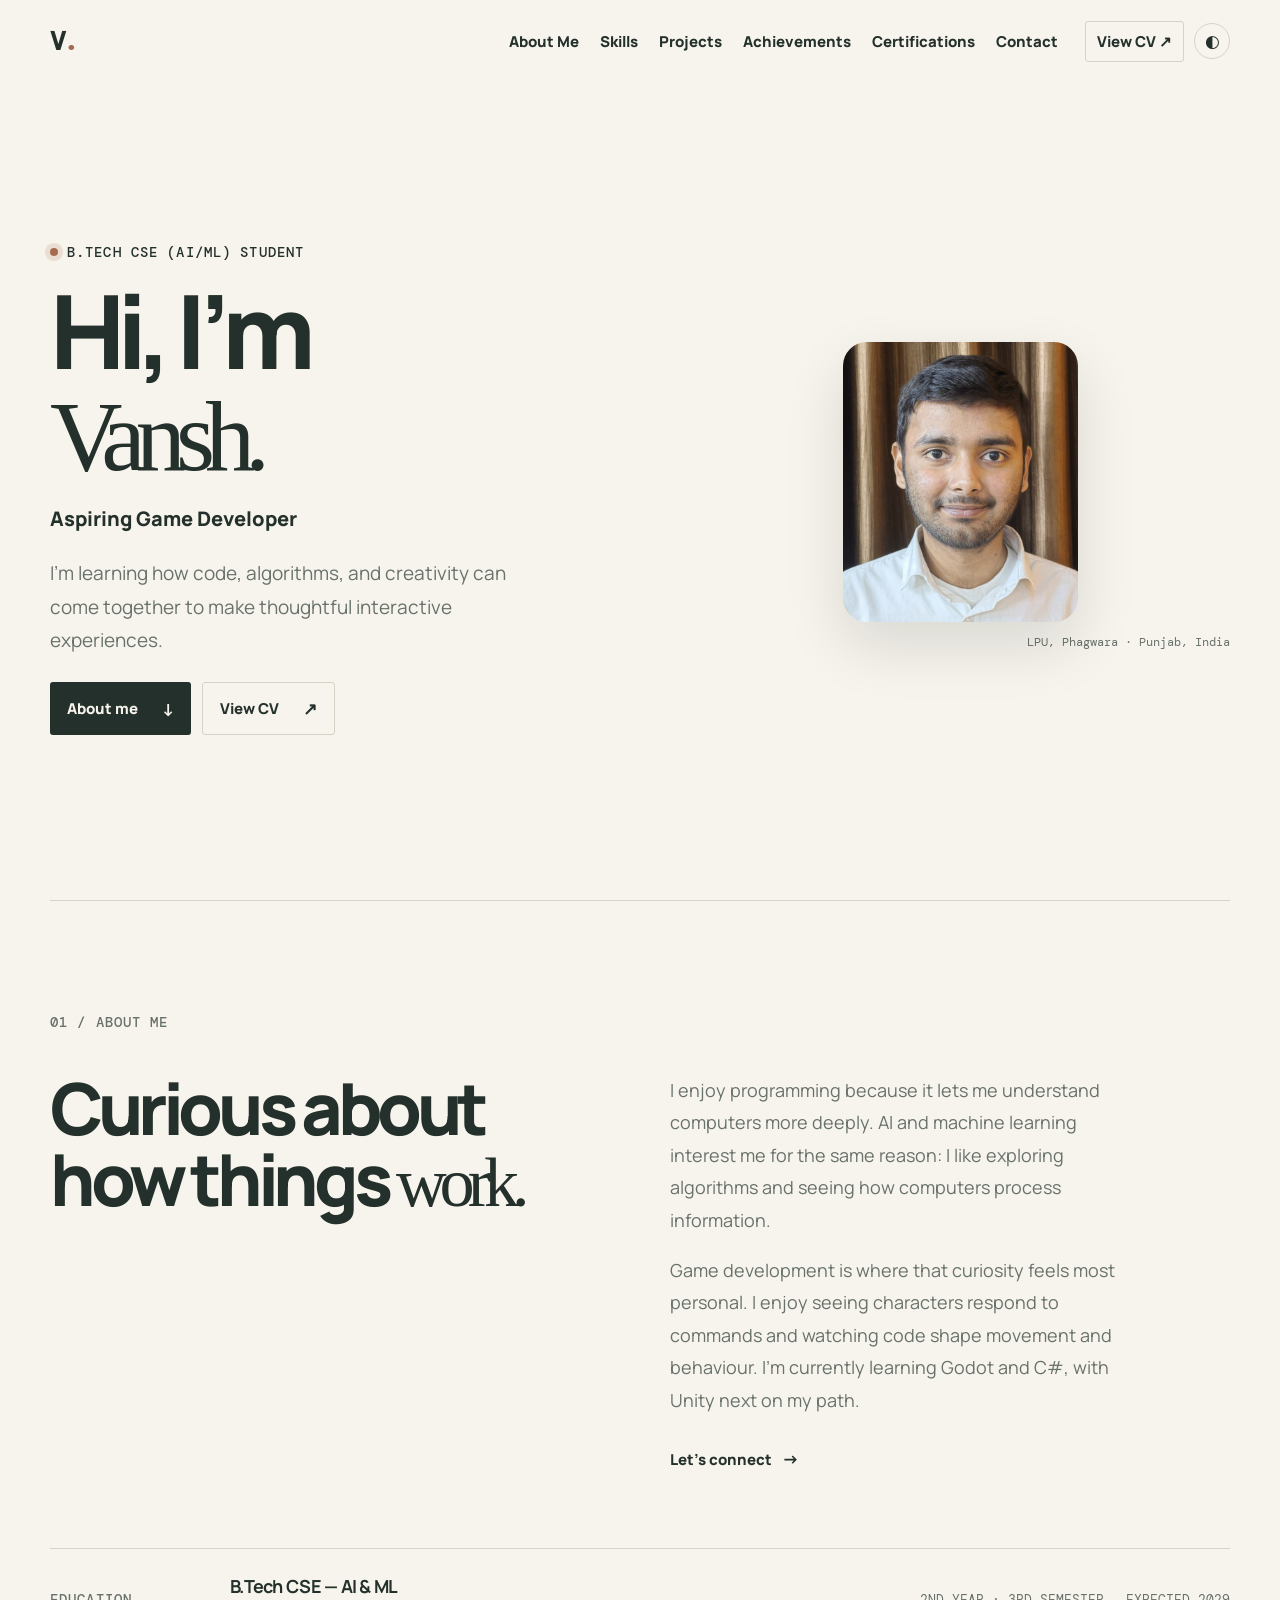
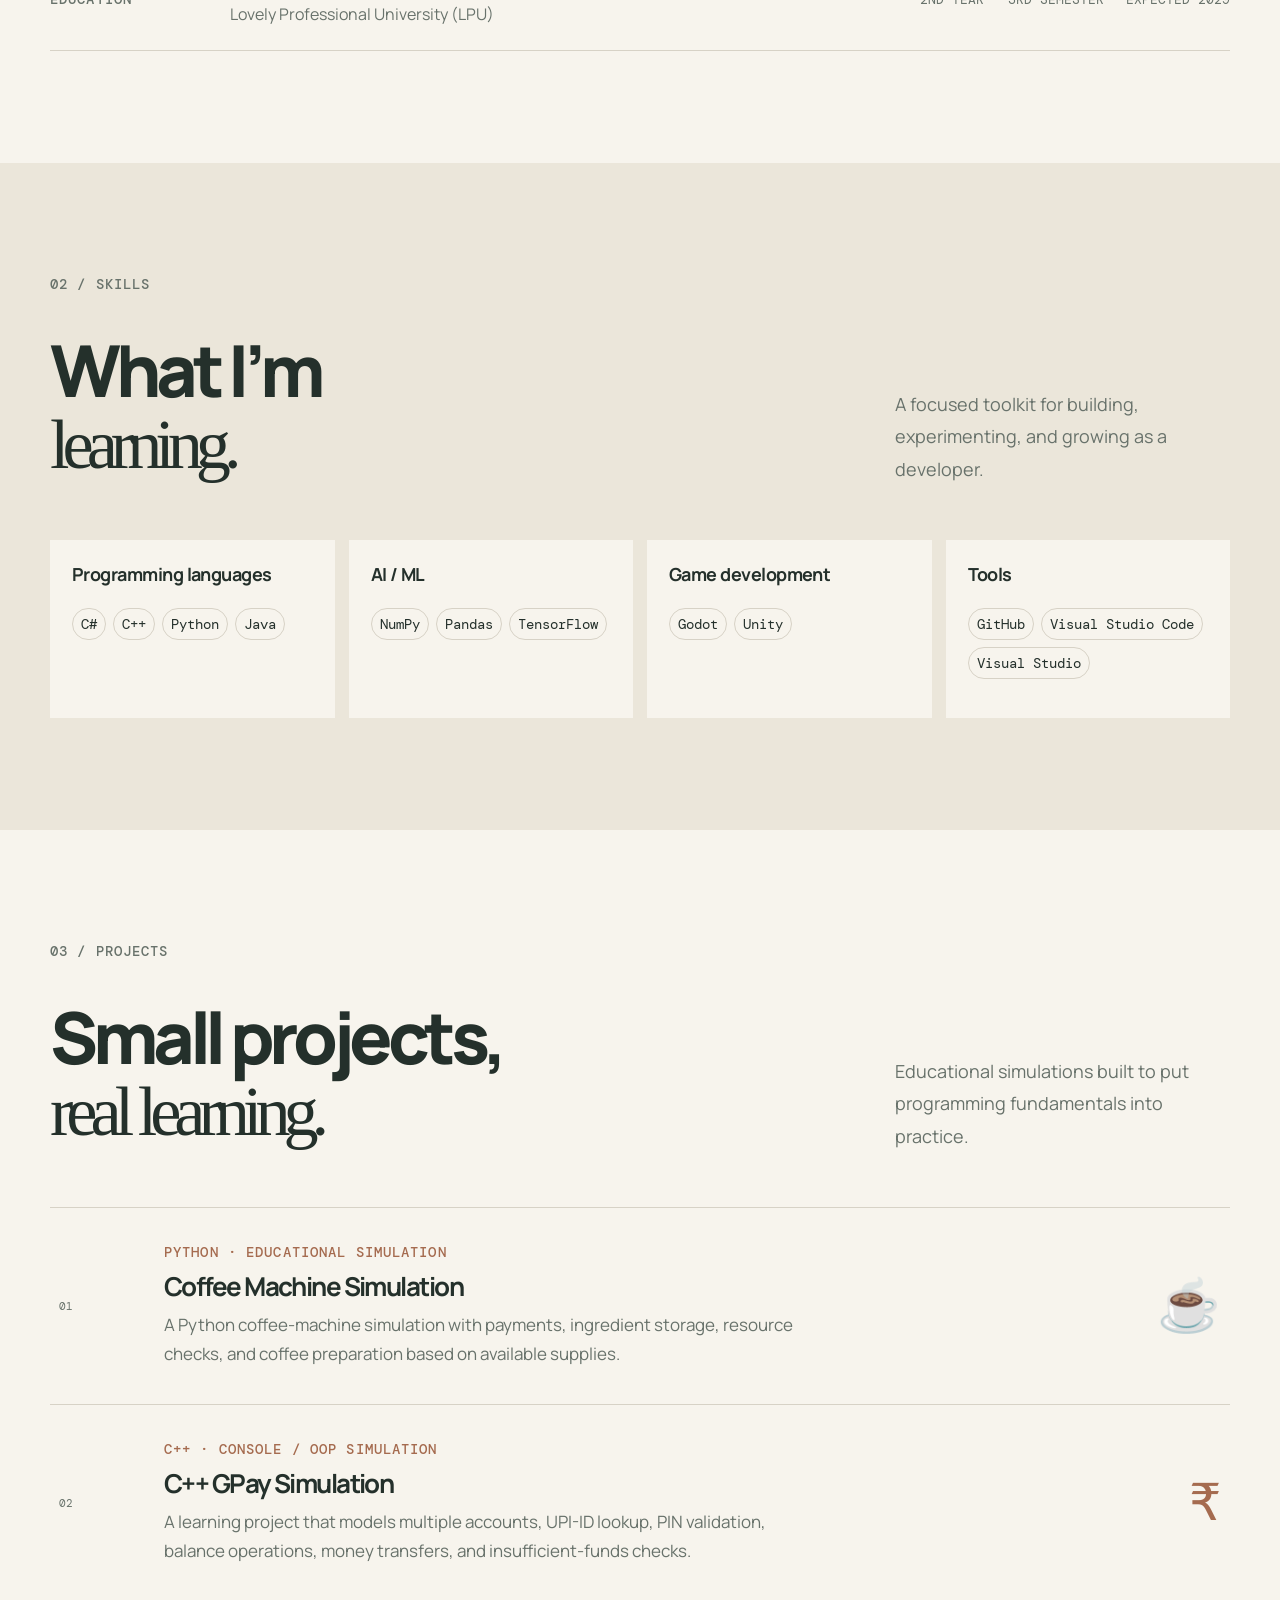
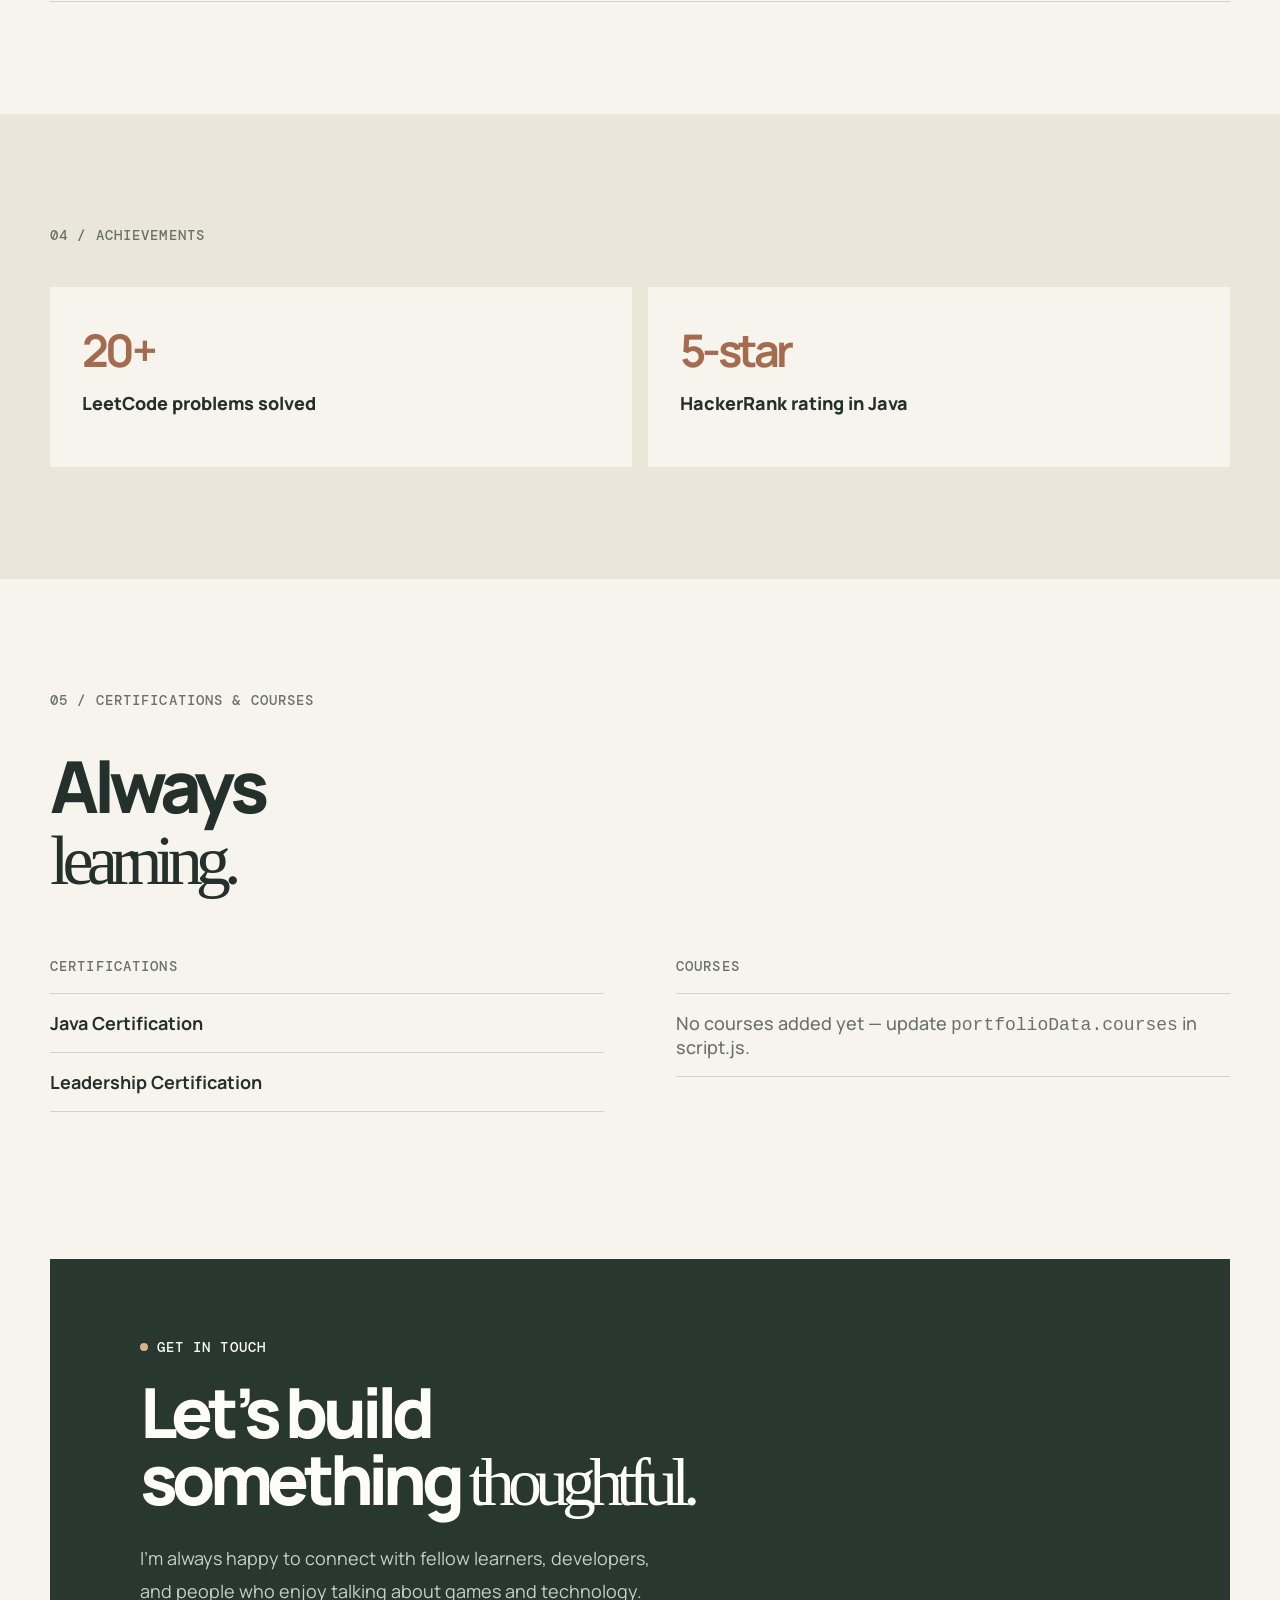
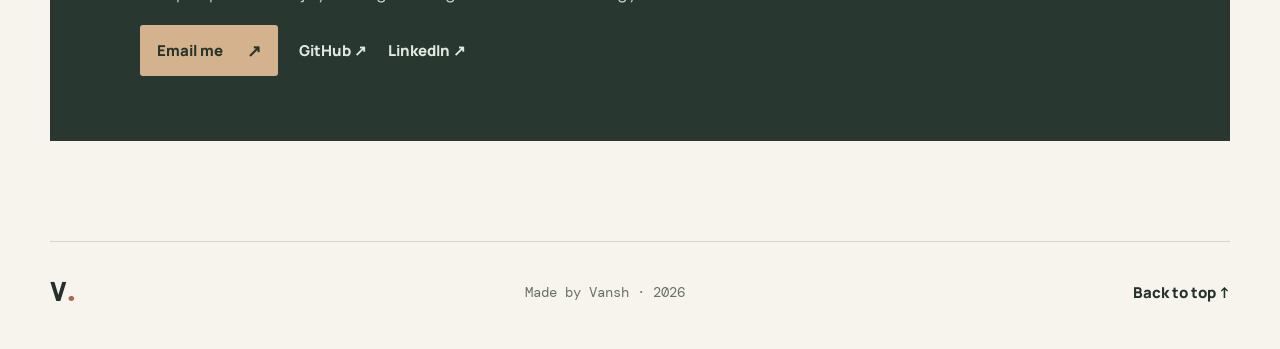
<file: index.html>
<!doctype html>
<html lang="en">
  <head>
    <meta charset="UTF-8" />
    <meta name="viewport" content="width=device-width, initial-scale=1.0" />
    <meta name="description" content="Vansh — B.Tech CSE (AI/ML) student and aspiring game developer." />
    <title>Vansh | Aspiring Game Developer</title>
    <link rel="preconnect" href="https://fonts.googleapis.com" />
    <link rel="preconnect" href="https://fonts.gstatic.com" crossorigin />
    <link href="https://fonts.googleapis.com/css2?family=DM+Mono:wght@400;500&family=Manrope:wght@400;500;600;700;800&display=swap" rel="stylesheet" />
    <link rel="stylesheet" href="styles.css" />
    <style>
      /* Readability overrides */
      body{font-size:18px}nav a,.nav-cv,footer a{font-size:15px}.eyebrow,.section-label,.card-kicker,.project-type{font-size:14px}.intro{font-size:19px}.about-copy p,.section-heading>p,.contact-card>p:not(.eyebrow){font-size:18px}.education-card div>p{font-size:16px}.education-meta{font-size:13px}.button,.text-link,.social-link{font-size:15px}.skill-card h3{font-size:18px}.tags span{font-size:14px}.project-card p:not(.project-type){font-size:17px}.achievement-card p,.simple-list div{font-size:18px}.profile-photo small,.location{font-size:12px}footer p{font-size:14px}
      @media(max-width:460px){body{font-size:17px}nav a{font-size:15px}.eyebrow,.section-label,.card-kicker,.project-type{font-size:13px}.intro{font-size:18px}.about-copy p,.section-heading>p,.contact-card>p:not(.eyebrow){font-size:17px}.tags span{font-size:13px}.profile-photo small,.location{font-size:11px}footer p{font-size:12px}}
    </style>
  </head>
  <body>
    <header class="site-header">
      <a class="logo" href="#home" aria-label="Vansh home">V<span>.</span></a>
      <nav id="nav" aria-label="Main navigation">
        <a href="#about">About Me</a><a href="#skills">Skills</a><a href="#projects">Projects</a>
        <a href="#achievements">Achievements</a><a href="#certifications">Certifications</a><a href="#contact">Contact</a>
      </nav>
      <div class="header-actions">
        <a class="nav-cv" href="assets/vansh-cv.pdf" target="_blank" rel="noopener">View CV ↗</a>
        <button class="theme-toggle" aria-label="Switch color theme" title="Switch color theme">◐</button>
        <button class="menu-toggle" aria-label="Open menu" aria-expanded="false">☰</button>
      </div>
    </header>
    <main>
      <section class="hero section-width" id="home">
        <div class="hero-copy reveal">
          <p class="eyebrow"><span></span> B.Tech CSE (AI/ML) student</p>
          <h1>Hi, I’m<br /><em>Vansh.</em></h1>
          <p class="hero-title">Aspiring Game Developer</p>
          <p class="intro">I’m learning how code, algorithms, and creativity can come together to make thoughtful interactive experiences.</p>
          <div class="hero-actions"><a class="button button-dark" href="#about">About me <span>↓</span></a><a class="button button-plain" href="assets/vansh-cv.pdf" target="_blank" rel="noopener">View CV <span>↗</span></a></div>
        </div>
        <div class="profile-wrap reveal">
          <div class="profile-photo" aria-label="Profile photo"><img id="profile-image" alt="Portrait of Vansh" /></div>
          <div class="profile-orbit"></div><p class="location">LPU, Phagwara · Punjab, India</p>
        </div>
      </section>
      <section class="about section section-width" id="about">
        <p class="section-label">01 / About me</p>
        <div class="about-grid"><h2 class="reveal">Curious about<br />how things <em>work.</em></h2><div class="about-copy reveal"><p>I enjoy programming because it lets me understand computers more deeply. AI and machine learning interest me for the same reason: I like exploring algorithms and seeing how computers process information.</p><p>Game development is where that curiosity feels most personal. I enjoy seeing characters respond to commands and watching code shape movement and behaviour. I’m currently learning Godot and C#, with Unity next on my path.</p><a class="text-link" href="#contact">Let’s connect <span>→</span></a></div></div>
        <div class="education-card reveal"><p class="card-kicker">Education</p><div><h3>B.Tech CSE — AI &amp; ML</h3><p>Lovely Professional University (LPU)</p></div><div class="education-meta"><span>2nd Year · 3rd Semester</span><span>Expected 2029</span></div></div>
      </section>
      <section class="skills section" id="skills"><div class="section-width"><p class="section-label">02 / Skills</p><div class="section-heading reveal"><h2>What I’m<br /><em>learning.</em></h2><p>A focused toolkit for building, experimenting, and growing as a developer.</p></div><div class="skills-grid" id="skills-grid"></div></div></section>
      <section class="projects section section-width" id="projects"><p class="section-label">03 / Projects</p><div class="section-heading reveal"><h2>Small projects,<br /><em>real learning.</em></h2><p>Educational simulations built to put programming fundamentals into practice.</p></div><div class="project-list" id="project-list"></div></section>
      <section class="achievements section" id="achievements"><div class="section-width"><p class="section-label">04 / Achievements</p><div class="achievement-grid" id="achievement-grid"></div></div></section>
      <section class="certifications section section-width" id="certifications"><p class="section-label">05 / Certifications &amp; courses</p><div class="section-heading reveal"><h2>Always<br /><em>learning.</em></h2></div><div class="learning-grid"><div><p class="card-kicker">Certifications</p><div class="simple-list" id="certification-list"></div></div><div><p class="card-kicker">Courses</p><div class="simple-list empty-list" id="course-list"></div></div></div></section>
      <section class="contact section section-width" id="contact"><div class="contact-card reveal"><p class="eyebrow"><span></span> Get in touch</p><h2>Let’s build<br />something <em>thoughtful.</em></h2><p>I’m always happy to connect with fellow learners, developers, and people who enjoy talking about games and technology.</p><div class="contact-actions"><a class="button button-light" href="mailto:vanshranasingh2006@gmail.com">Email me <span>↗</span></a><a class="social-link" href="https://github.com/vanshranasingh2006-byte" target="_blank" rel="noopener">GitHub ↗</a><a class="social-link" href="https://www.linkedin.com/in/vanshrana3100/" target="_blank" rel="noopener">LinkedIn ↗</a></div></div></section>
    </main>
    <footer class="section-width"><a class="logo" href="#home">V<span>.</span></a><p>Made by Vansh · <span id="year"></span></p><a href="#home">Back to top ↑</a></footer>
    <script src="script.js"></script>
  </body>
</html>
</file>
<file: styles.css>
:root{--ink:#24302b;--paper:#f7f4ed;--soft:#ebe6da;--muted:#68726b;--line:#d7d2c6;--accent:#a56b4f;--deep:#28372f;--white:#fffdf8}*{box-sizing:border-box}html{scroll-behavior:smooth}body{margin:0;background:var(--paper);color:var(--ink);font-family:Manrope,Arial,sans-serif;transition:background .25s,color .25s}.section-width{width:min(1180px,calc(100% - 48px));margin-inline:auto}a{color:inherit;text-decoration:none}.site-header{height:82px;width:min(1180px,calc(100% - 48px));margin:auto;display:flex;align-items:center;justify-content:space-between}.logo{font:800 26px 'DM Mono',monospace;letter-spacing:-3px}.logo span{color:var(--accent)}nav{display:flex;gap:21px;margin-left:auto;margin-right:27px}nav a,.nav-cv,footer a{font-size:11px;font-weight:800;white-space:nowrap;transition:color .2s}nav a:hover,footer a:hover{color:var(--accent)}.header-actions{display:flex;align-items:center;gap:10px}.nav-cv{border:1px solid var(--line);padding:9px 11px;border-radius:3px}.theme-toggle,.menu-toggle{width:36px;height:36px;border:1px solid var(--line);border-radius:50%;background:transparent;color:var(--ink);font-size:17px;cursor:pointer}.menu-toggle{display:none}.hero{min-height:calc(100vh - 82px);padding:72px 0 90px;display:grid;grid-template-columns:1.05fr .95fr;align-items:center;gap:45px}.eyebrow,.section-label,.card-kicker,.project-type{font:500 11px 'DM Mono',monospace;letter-spacing:.08em;text-transform:uppercase}.eyebrow{display:flex;align-items:center;gap:9px}.eyebrow span{background:var(--accent);width:8px;height:8px;border-radius:50%;box-shadow:0 0 0 5px color-mix(in srgb,var(--accent) 17%,transparent)}h1,h2{font-weight:800;letter-spacing:-.075em;line-height:.95}h1{font-size:clamp(4.2rem,8vw,7.6rem);margin:21px 0 11px}h1 em,h2 em{font:400 .98em Georgia,serif;letter-spacing:-.1em}.hero-title{font-size:clamp(1rem,1.7vw,1.25rem);font-weight:800;margin:0}.intro{max-width:490px;color:var(--muted);font-size:16px;line-height:1.75;margin:25px 0}.hero-actions,.contact-actions{display:flex;gap:11px;flex-wrap:wrap}.button{display:inline-flex;align-items:center;gap:24px;border-radius:3px;padding:14px 17px;font-size:12px;font-weight:800;transition:transform .2s}.button:hover{transform:translateY(-2px)}.button span{font-size:17px}.button-dark{background:var(--ink);color:var(--paper)}.button-plain{border:1px solid var(--line)}.profile-wrap{height:370px;display:grid;place-items:center;position:relative}.profile-photo{height:280px;width:235px;background:var(--soft);border:none;display:flex;flex-direction:column;align-items:center;justify-content:center;text-align:center;position:relative;z-index:1;overflow:hidden;border-radius:24px;box-shadow:0 24px 60px rgba(12,17,15,.12)}.profile-photo img{display:none;width:100%;height:100%;object-fit:cover}.profile-photo.has-image{border:none;box-shadow:0 24px 60px rgba(12,17,15,.12)}.profile-photo.has-image img{display:block}.profile-photo.has-image .photo-placeholder{display:none}.photo-icon{border:1px solid var(--accent);color:var(--accent);border-radius:50%;height:43px;width:43px;display:grid;place-items:center;font-size:25px}.profile-photo p{font-size:15px;font-weight:800;line-height:1.4;margin:13px 0 5px}.profile-photo small{font:9px 'DM Mono',monospace;color:var(--muted)}.profile-orbit{display:none;position:absolute;width:350px;height:350px;border:1px solid var(--line);border-radius:50%;transform:rotate(-22deg)}.location{position:absolute;bottom:5px;right:0;font:10px 'DM Mono',monospace;color:var(--muted)}.section{padding:112px 0}.section-label{color:var(--muted);margin:0 0 43px}.about{border-top:1px solid var(--line)}.about-grid{display:grid;grid-template-columns:1fr 1fr;gap:60px}.about h2,.section-heading h2{font-size:clamp(3rem,5.6vw,5.6rem);margin:0}.about-copy{max-width:475px}.about-copy p,.section-heading>p,.contact-card>p:not(.eyebrow){color:var(--muted);font-size:15px;line-height:1.8;margin:0 0 18px}.text-link{font-size:12px;font-weight:800;display:inline-block;margin-top:13px}.text-link span{font-size:17px;padding-left:7px}.education-card{border-top:1px solid var(--line);border-bottom:1px solid var(--line);margin-top:78px;padding:25px 0;display:grid;grid-template-columns:160px 1fr auto;gap:20px;align-items:center}.card-kicker{color:var(--muted);margin:0}.education-card h3{font-size:18px;letter-spacing:-.04em;margin:0}.education-card div>p{margin:5px 0 0;font-size:13px;color:var(--muted)}.education-meta{display:flex;gap:22px;font:10px 'DM Mono',monospace;color:var(--muted);text-transform:uppercase}.skills,.achievements{background:var(--soft)}.section-heading{display:flex;justify-content:space-between;align-items:end;gap:35px}.section-heading>p{max-width:335px;margin:0}.skills-grid{display:grid;grid-template-columns:repeat(4,1fr);gap:14px;margin-top:55px}.skill-card{background:var(--paper);padding:22px;min-height:178px}.skill-card h3{font-size:15px;margin:0 0 22px;letter-spacing:-.03em}.tags{display:flex;gap:7px;flex-wrap:wrap}.tags span{border:1px solid var(--line);font:10px 'DM Mono',monospace;padding:6px 8px;border-radius:20px}.project-list{margin-top:55px;border-top:1px solid var(--line)}.project-card{display:grid;grid-template-columns:75px 1fr auto;gap:30px;align-items:center;padding:35px 9px;border-bottom:1px solid var(--line);transition:background .2s,padding .2s}.project-card:hover{background:var(--soft);padding-inline:18px}.project-num{font:11px 'DM Mono',monospace;color:var(--muted)}.project-card h3{font-size:26px;letter-spacing:-.06em;margin:7px 0}.project-card p:not(.project-type){color:var(--muted);max-width:630px;font-size:14px;line-height:1.7;margin:0}.project-type{color:var(--accent);margin:0}.project-symbol{font:51px Georgia,serif;color:var(--accent)}.achievement-grid{display:grid;grid-template-columns:1fr 1fr;gap:16px}.achievement-card{background:var(--paper);padding:32px;min-height:180px}.achievement-card strong{display:block;color:var(--accent);font-size:45px;letter-spacing:-.08em}.achievement-card p{font-size:15px;font-weight:800;margin:10px 0 0}.learning-grid{display:grid;grid-template-columns:1fr 1fr;gap:72px;margin-top:56px}.simple-list{margin-top:18px;border-top:1px solid var(--line)}.simple-list div{padding:17px 0;border-bottom:1px solid var(--line);font-size:15px;font-weight:700}.simple-list .course-item{color:var(--ink);font-weight:800}.empty-list div{color:var(--muted);font-weight:500}.contact{padding-top:35px;padding-bottom:100px}.contact-card{padding:65px clamp(28px,7vw,94px);background:var(--deep);color:var(--white)}.contact-card h2{font-size:clamp(3rem,5.4vw,5.2rem);margin:23px 0 20px}.contact-card>p:not(.eyebrow){color:#c5d0c7;max-width:520px}.contact-card .eyebrow span{background:#d4b28d;box-shadow:none}.button-light{background:#d4b28d;color:#26342c}.social-link{color:#e0e8e0;align-self:center;font-size:12px;font-weight:800;margin-left:10px}footer{border-top:1px solid var(--line);padding:27px 0 34px;display:flex;align-items:center;justify-content:space-between}footer p{color:var(--muted);font:10px 'DM Mono',monospace}.reveal{opacity:0;transform:translateY(18px);transition:opacity .6s ease,transform .6s ease}.reveal.visible{opacity:1;transform:none}body.dark{--ink:#e9eee9;--paper:#1c2721;--soft:#29372e;--muted:#abb8ae;--line:#435247;--accent:#d4b28d;--deep:#111914;--white:#f8f6ef}body.dark .skill-card,body.dark .achievement-card{background:#202d25}body.dark .button-dark{background:#edf2ec;color:#1c2721}body.dark .profile-photo{border-color:#6b786d}@media(max-width:820px){nav{display:none;position:absolute;z-index:10;top:72px;left:16px;right:16px;margin:0;padding:20px;background:var(--ink);color:var(--paper);flex-direction:column;gap:17px}.site-header nav.open{display:flex}.menu-toggle{display:block}.nav-cv{display:none}.hero{grid-template-columns:1fr;padding-top:55px;gap:25px}.profile-wrap{height:320px;order:-1}.profile-photo{height:235px;width:195px}.profile-orbit{width:290px;height:290px}.about-grid,.learning-grid{grid-template-columns:1fr;gap:28px}.education-card{grid-template-columns:1fr;gap:10px;margin-top:50px}.education-meta{flex-wrap:wrap}.section-heading{display:block}.section-heading>p{margin-top:20px}.skills-grid{grid-template-columns:1fr 1fr}.project-card{grid-template-columns:40px 1fr;gap:15px}.project-symbol{display:none}.achievement-grid{grid-template-columns:1fr}.contact-card{padding:45px 26px}.section{padding:80px 0}}@media(max-width:460px){.section-width,.site-header{width:calc(100% - 32px)}.site-header{height:72px}.hero{min-height:auto}.skills-grid{grid-template-columns:1fr}.hero-actions .button{width:100%;justify-content:space-between}.location{font-size:8px}.social-link{margin:4px 12px 0 0}footer p{font-size:8px}}
</file>
